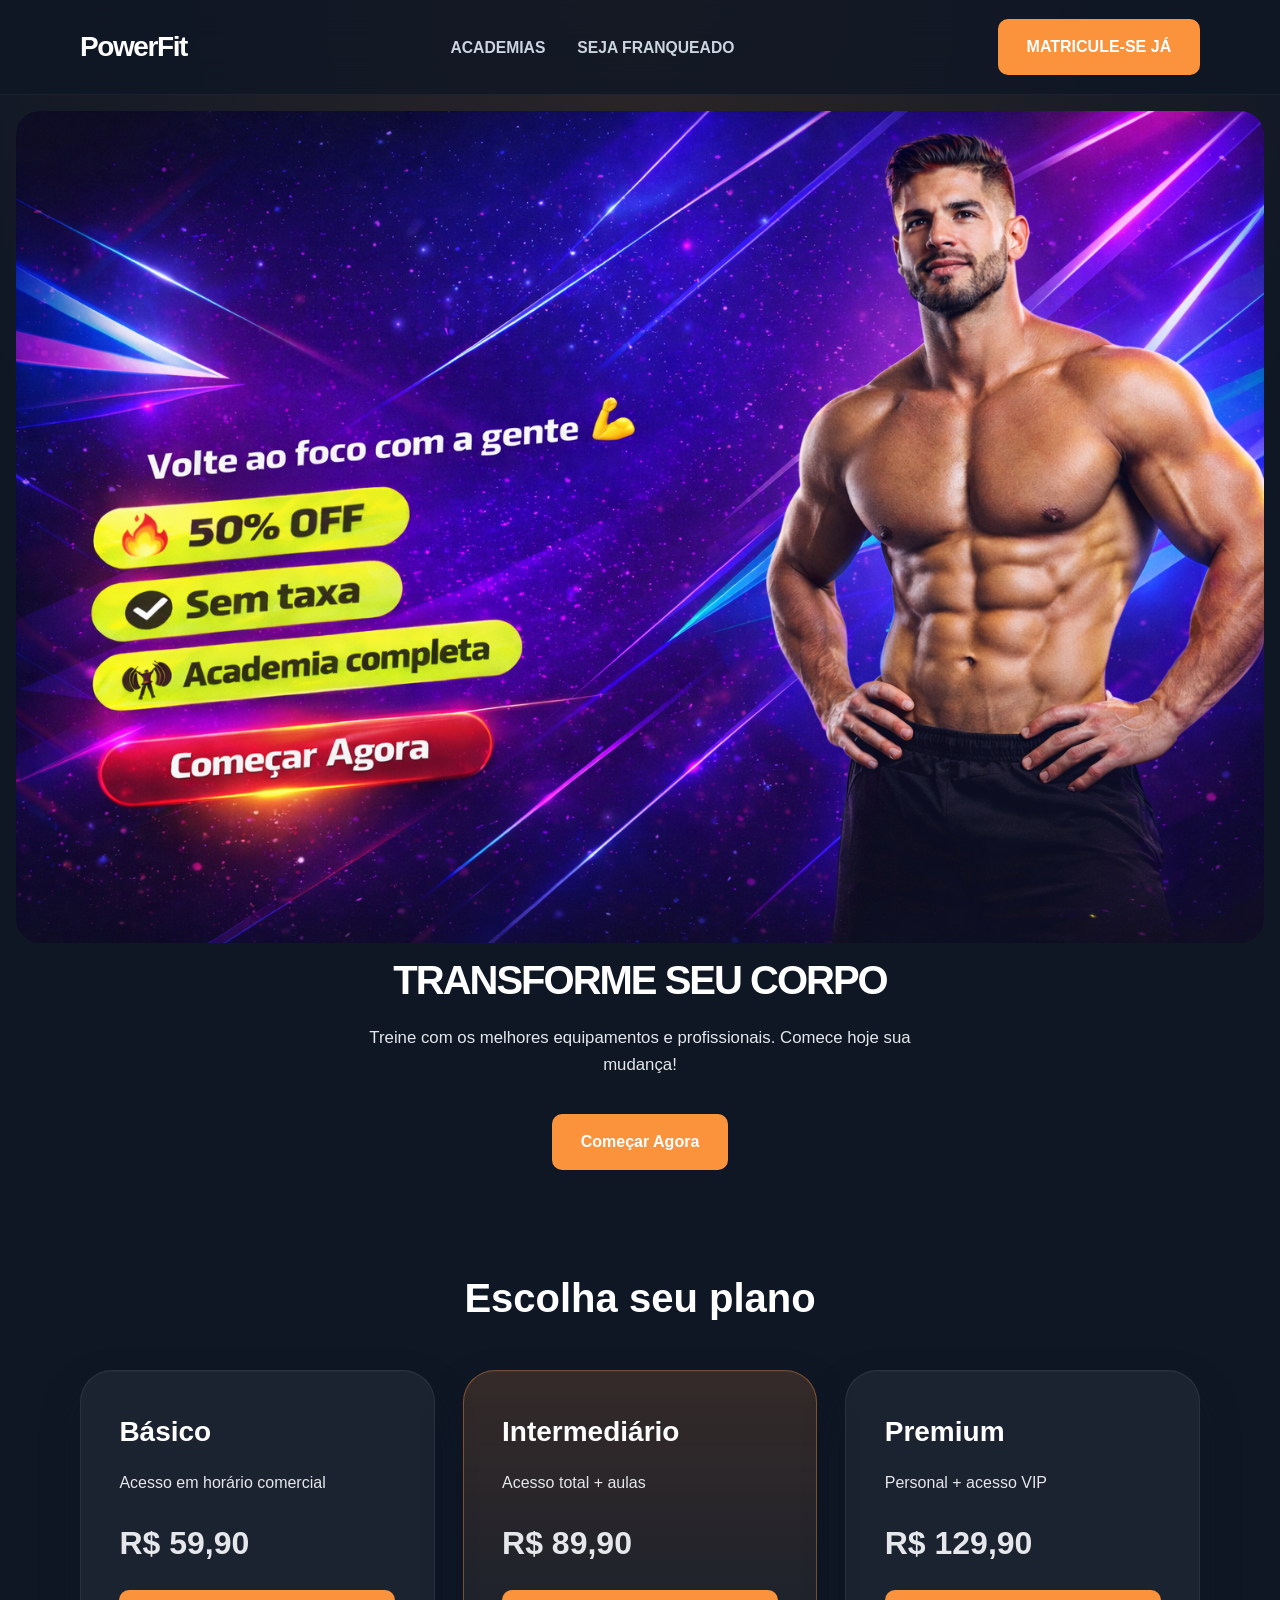
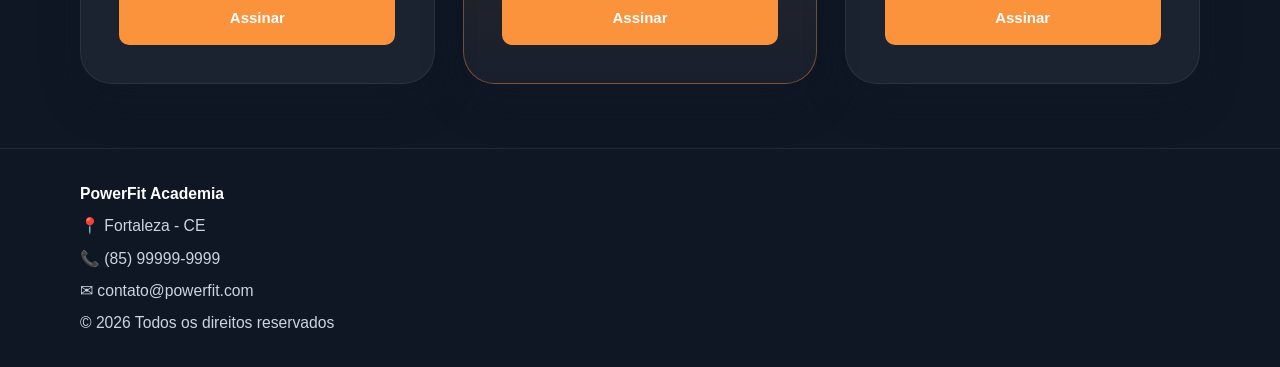
<file: Academia/index.html>
<!DOCTYPE html>
<html lang="pt-br">
<head>
  <meta charset="UTF-8">
  <meta name="viewport" content="width=device-width, initial-scale=1.0">
  <title>Academia PowerFit</title>
  <link rel="stylesheet" href="style.css">
</head>
<body>
  <header>
    <div class="container header-inner">
      <div class="logo">PowerFit</div>
      <nav aria-label="Menu principal">
        <a href="#academias">ACADEMIAS</a>
        <a href="#franqueado">SEJA FRANQUEADO</a>
      </nav>
      <a href="#matricula" class="btn">MATRICULE-SE JÁ</a>
    </div>
  </header>

  <main>
    <section class="banner" aria-labelledby="banner-title">
      <figure>
        <img src="./imagem/Logo.png" alt="Logo da Academia PowerFit" />
      </figure>
      <div class="banner-text">
        <h1 id="banner-title">TRANSFORME SEU CORPO</h1>
        <p>Treine com os melhores equipamentos e profissionais. Comece hoje sua mudança!</p>
        <a href="#planos" class="btn">Começar Agora</a>
      </div>
    </section>

    <section class="planos" id="planos" aria-labelledby="planos-title">
      <div class="container">
        <h2 id="planos-title">Escolha seu plano</h2>
        <div class="cards">
          <article class="card">
            <h3>Básico</h3>
            <p>Acesso em horário comercial</p>
            <p class="preco">R$ 59,90</p>
            <a href="#" class="btn">Assinar</a>
          </article>

          <article class="card featured">
            <h3>Intermediário</h3>
            <p>Acesso total + aulas</p>
            <p class="preco">R$ 89,90</p>
            <a href="#" class="btn">Assinar</a>
          </article>

          <article class="card">
            <h3>Premium</h3>
            <p>Personal + acesso VIP</p>
            <p class="preco">R$ 129,90</p>
            <a href="#" class="btn">Assinar</a>
          </article>
        </div>
      </div>
    </section>
  </main>

  <footer>
    <div class="container footer-inner">
      <p><strong>PowerFit Academia</strong></p>
      <p>📍 Fortaleza - CE</p>
      <p>📞 (85) 99999-9999</p>
      <p>✉ contato@powerfit.com</p>
      <p>© 2026 Todos os direitos reservados</p>
    </div>
  </footer>
</body>
</html>
</file>
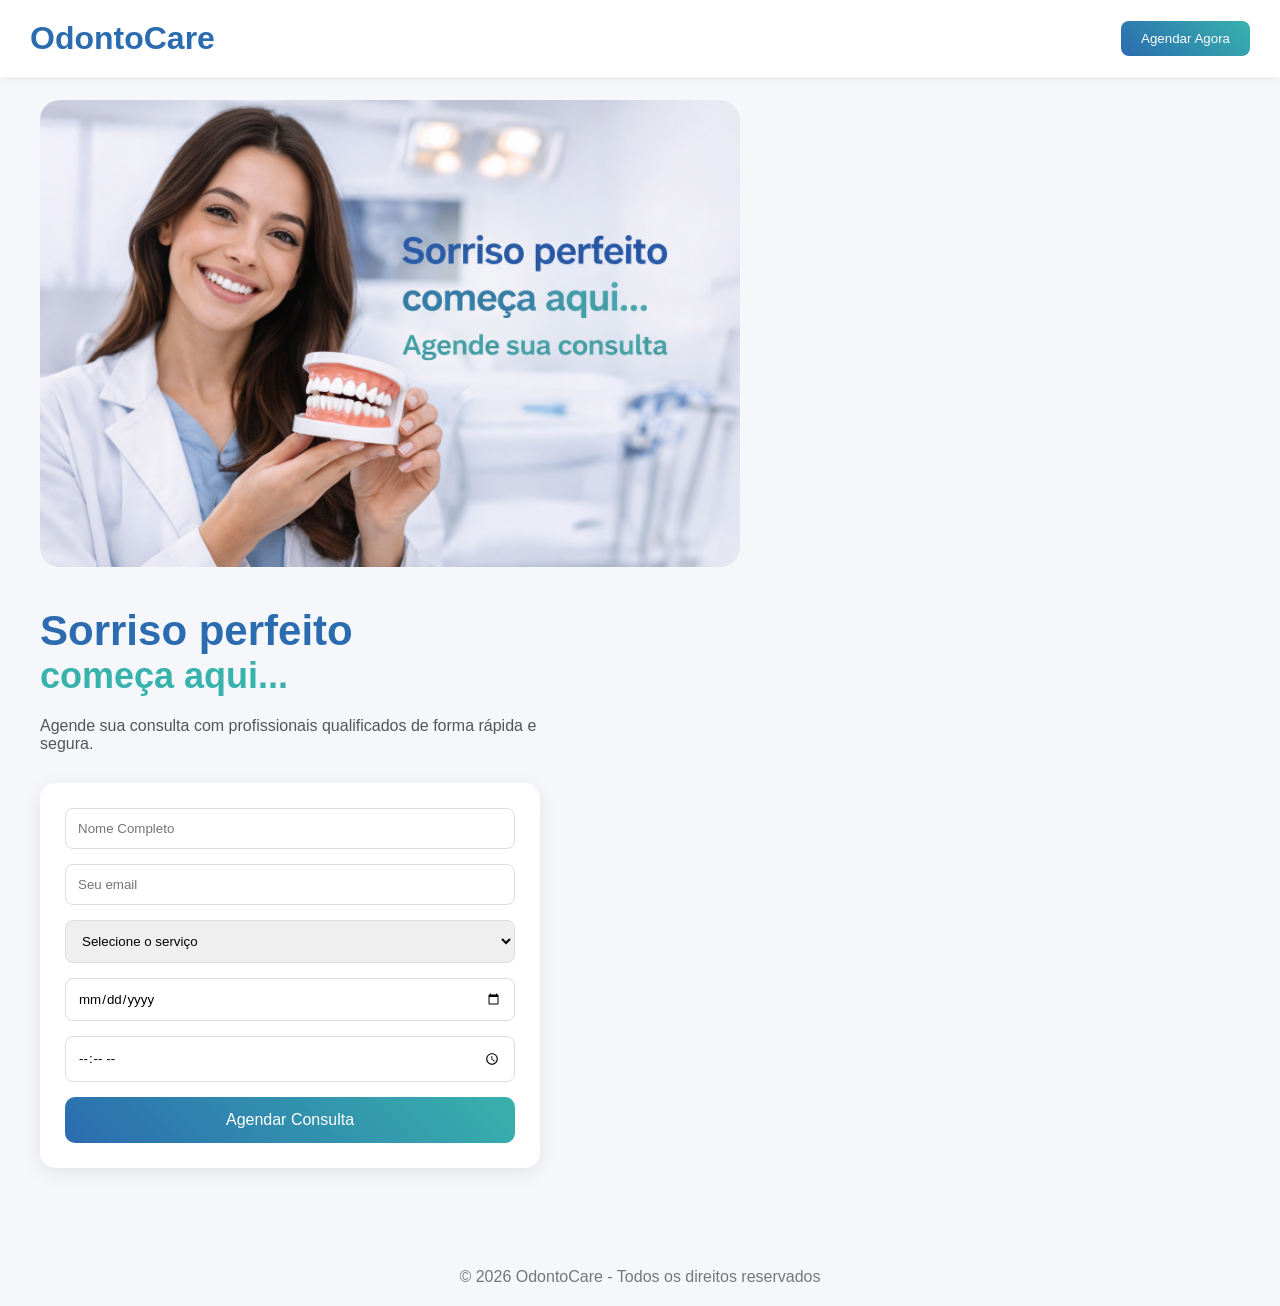
<file: Agendamento-Odontologico/index.html>
<!DOCTYPE html>
<html lang="pt-BR">
<head>
  <meta charset="UTF-8">
  <meta name="viewport" content="width=device-width, initial-scale=1.0">
  <title>Agendamento Odontológico</title>
<link rel="stylesheet" href="style.css">

</head>
<body>

<header>
  <h1>OdontoCare</h1>
  <button>Agendar Agora</button>
</header>

<main>

  <section class="hero">

    <!-- IMAGEM -->
    <img src="./imagem/Sorriso perfeito começa aqui.png" alt="Dentista com prótese">

    <!-- TEXTO + FORM -->
    <div class="content">
      <h2>Sorriso perfeito</h2>
      <h3>começa aqui...</h3>

      <p>Agende sua consulta com profissionais qualificados de forma rápida e segura.</p>

      <div class="form-box">
        <form>
          <input type="text" placeholder="Nome Completo" required>
          <input type="email" placeholder="Seu email" required>

          <select required>
            <option value="">Selecione o serviço</option>
            <option>Limpeza</option>
            <option>Ortodontia</option>
            <option>Implante</option>
          </select>

          <input type="date" required>
          <input type="time" required>

          <button type="submit">Agendar Consulta</button>
        </form>
      </div>

    </div>

  </section>

</main>

<footer>
  © 2026 OdontoCare - Todos os direitos reservados
</footer>

</body>
</html>
</file>
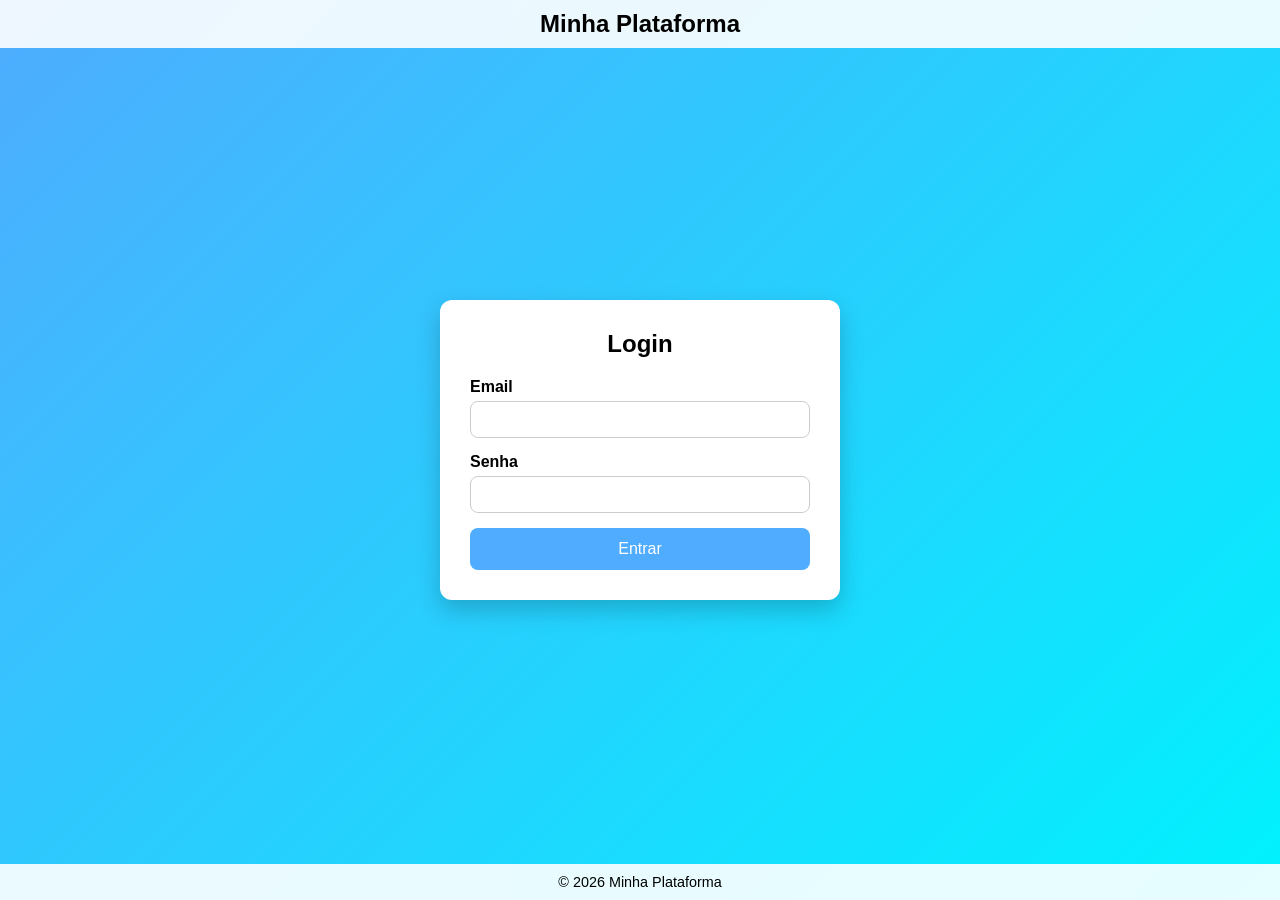
<file: Cadastro-login/index.html>
<!DOCTYPE html>
<html lang="pt-BR">
<head>
  <meta charset="UTF-8">
  <meta name="viewport" content="width=device-width, initial-scale=1.0">
  <title>Login</title>
  <link rel="stylesheet" href="style.css">
</head>

<body>

  <header>
    <h1>Minha Plataforma</h1>
  </header>

  <main>
    <section class="login-container">
      
      <h2>Login</h2>

      <form>
        <div class="input-group">
          <label for="email">Email</label>
          <input type="email" id="email" required>
        </div>

        <div class="input-group">
          <label for="senha">Senha</label>
          <input type="password" id="senha" required>
        </div>

        <button type="submit">Entrar</button>
      </form>

    </section>
  </main>

  <footer>
    <p>© 2026 Minha Plataforma</p>
  </footer>

</body>
</html>
</file>
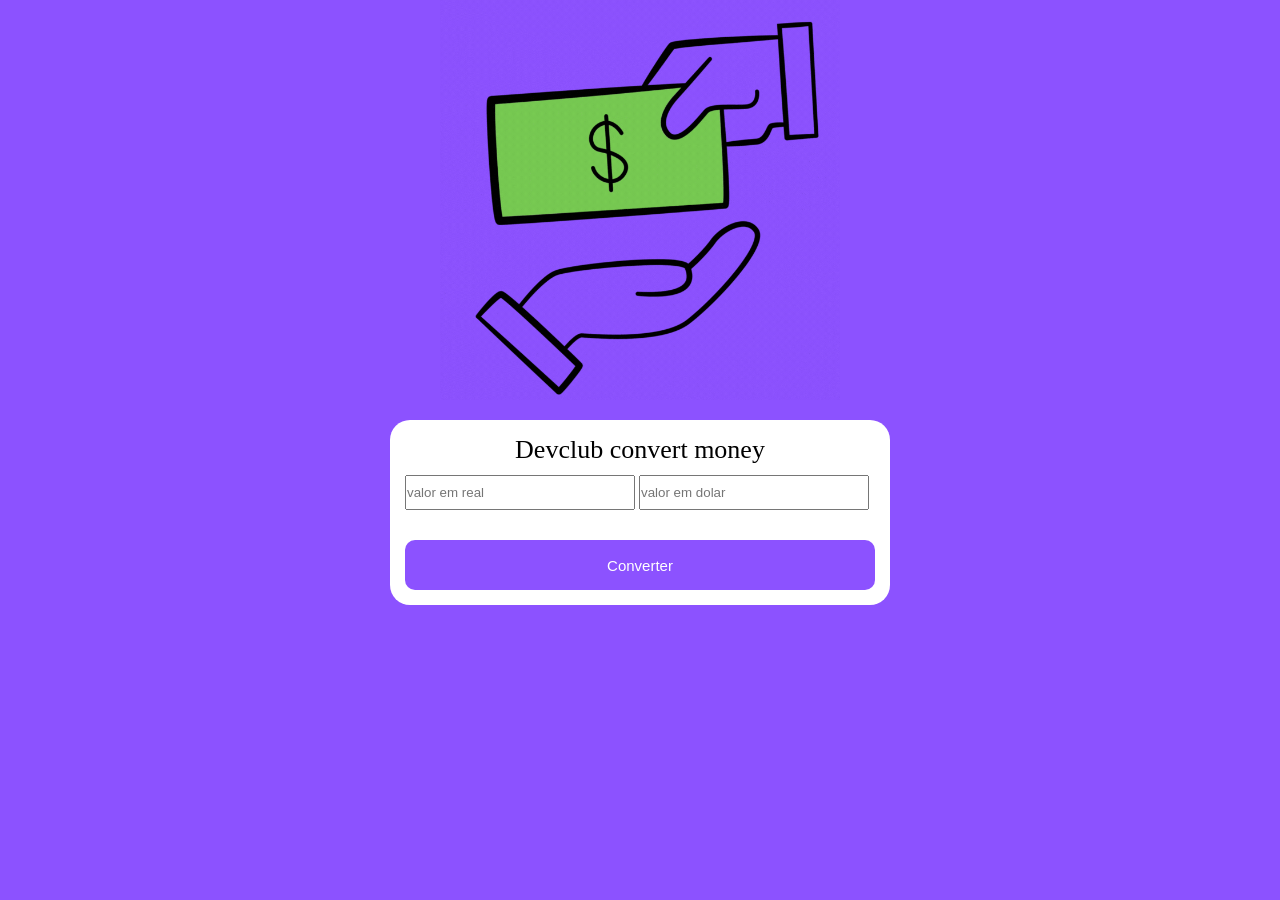
<file: DevClub/index.html>
<!DOCTYPE html>
<html lang="pt-br">
<head>
    <meta charset="UTF-8">
    <meta name="viewport" content="width=device-width, initial-scale=1.0">
    <title>DevClub - Convert Money</title>
    <link rel="stylesheet" href="stlyle.css">
</head>
<body>
    <img src="Imagem/logo.gif">
    <div>
        <h1>Devclub convert money</h1>

        <input placeholder="valor em real">
         <input placeholder="valor em dolar">

         <button>Converter</button>
         

    </div>


</body>
</html>
</file>
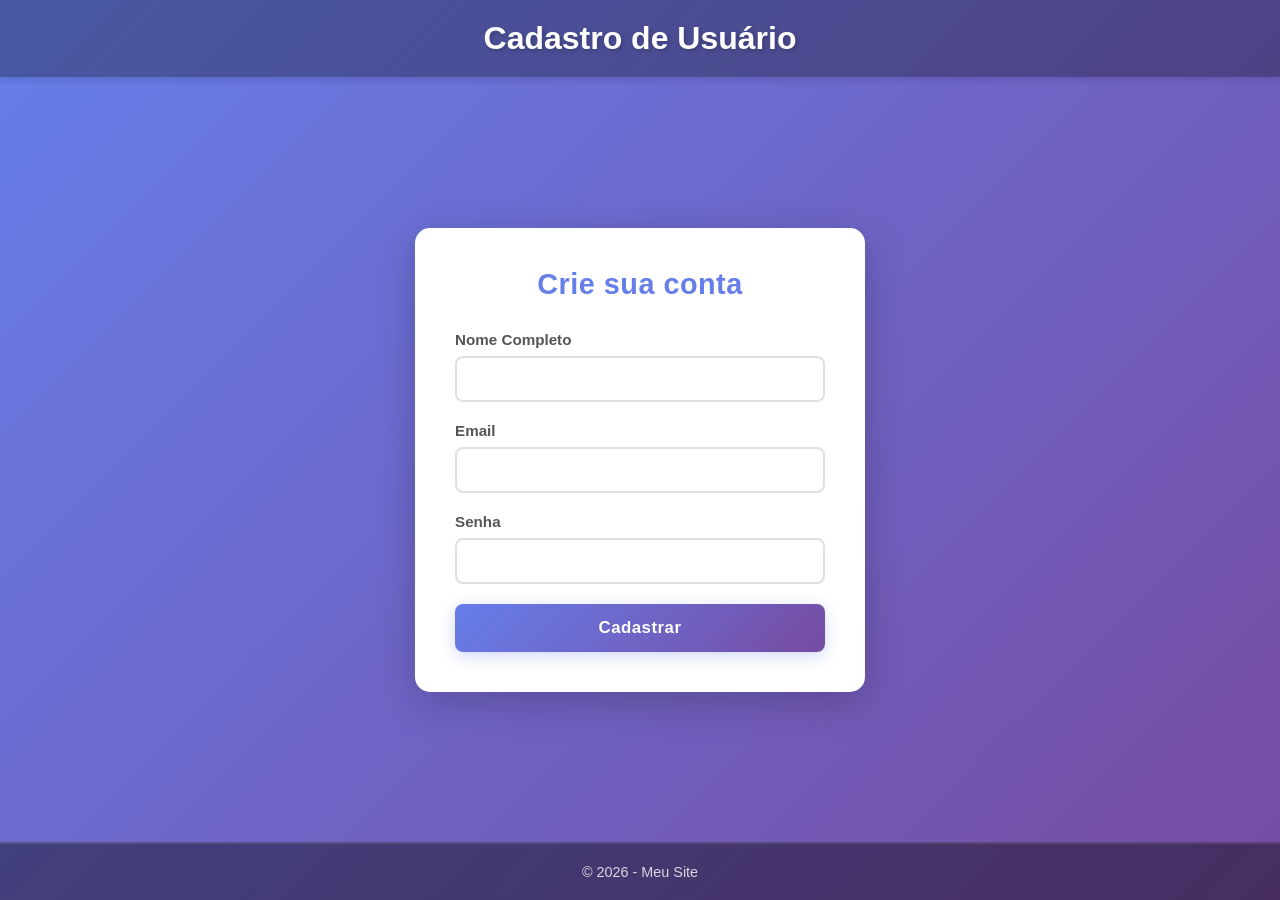
<file: Formulario-cadastro/index.html>
<!DOCTYPE html>
<html lang="pt-BR">
<head>
  <meta charset="UTF-8">
  <meta name="viewport" content="width=device-width, initial-scale=1.0">
  <title>Cadastro</title>
  <link rel="stylesheet" href="style.css">
</head>
<body>

  <header>
    <h1>Cadastro de Usuário</h1>
  </header>

  <main>
    <section class="form-container">
      <h2>Crie sua conta</h2>

      <form>

        <div class="input-group">
          <label for="nome">Nome Completo</label>
          <input type="text" id="nome" name="nome" required>
        </div>

        <div class="input-group">
          <label for="email">Email</label>
          <input type="email" id="email" name="email" required>
        </div>

        <div class="input-group">
          <label for="senha">Senha</label>
          <input type="password" id="senha" name="senha" required>
        </div>


        <button type="submit">Cadastrar</button>

      </form>
    </section>
  </main>

  <footer>
    <p>&copy; 2026 - Meu Site</p>
  </footer>

</body>
</html>
</file>
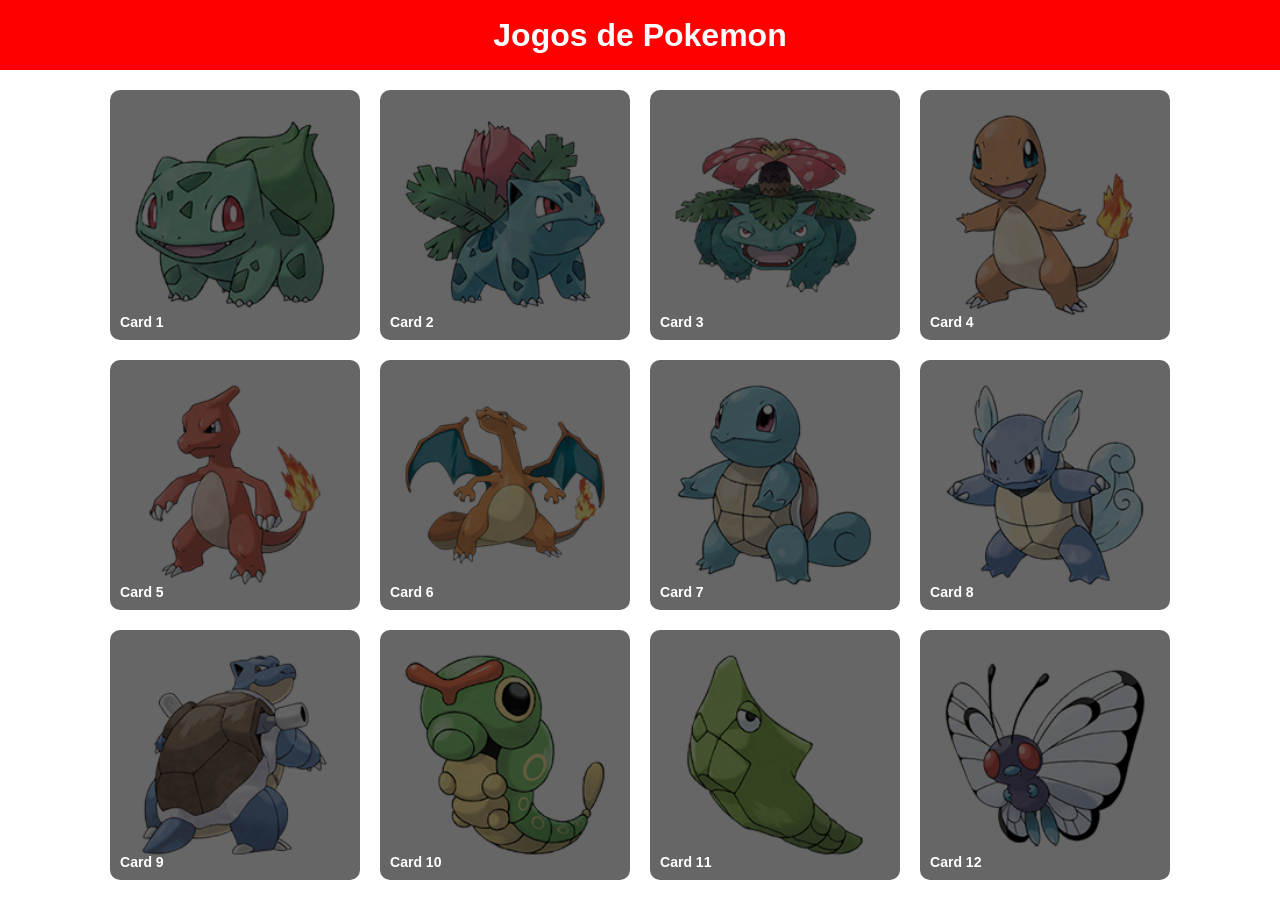
<file: jogo-pokemon/index.html>
<!DOCTYPE html>
<html lang="pt-br">
<head>
    <meta charset="UTF-8">
    <meta name="viewport" content="width=device-width, initial-scale=1.0">
    <title>Pokemon</title>
    <link rel="stylesheet" href="style.css">


</head>
<body>
    <header>
        <h1> Jogos de Pokemon</h1>
    </header>
  
    <main>
       <section>
               <div class="card">
            <img src="./imagem/01-Bulbasaur.png" alt="bulbasaur">
            <div class="overlay"></div>
             <div class="conteudo"><h3>Card 1</h3></div>
        </div>

         <div class="card">
            <img src="./imagem/02-ivysaur.png" alt="ivysaur">
             <div class="overlay"></div>
             <div class="conteudo"><h3>Card 2</h3></div>
        </div>

         <div class="card">
            <img src="./imagem/03-venusaur.png" alt="venusaur">
             <div class="overlay"></div>
             <div class="conteudo"><h3>Card 3</h3></div>
        </div>

        
         <div class="card">
            <img src="./imagem/04-charmander.png" alt="charmander">
            <div class="overlay"></div>
             <div class="conteudo"><h3>Card 4</h3></div>
        </div>

        <div class="card">
            <img src="./imagem/05-charmeleon.png" alt="charmeleon">
             <div class="overlay"></div>
             <div class="conteudo"><h3>Card 5</h3></div>
        </div>

    
         <div class="card">
            <img src="./imagem/06-charizard.png" alt="charizard">
             <div class="overlay"></div>
             <div class="conteudo"><h3>Card 6</h3></div>
        </div>

       
         <div class="card">
            <img src="./imagem/07-squirtle.png" alt="squirtle">
             <div class="overlay"></div>
             <div class="conteudo"><h3>Card 7</h3></div>
        </div>

         
          <div class="card">
            <img src="./imagem/08-wartortle.png" alt="wartortle">
             <div class="overlay"></div>
             <div class="conteudo"><h3>Card 8</h3></div>
        </div>

         
         <div class="card">
            <img src="./imagem/09-blastoise.png" alt="blastoise">
             <div class="overlay"></div>
             <div class="conteudo"><h3>Card 9</h3></div>
        </div>

        
         <div class="card">
            <img src="./imagem/10-caterpie.png" alt="caterpie">
            <div class="overlay"></div>
             <div class="conteudo"><h3>Card 10</h3></div>
        </div>

         
         <div class="card">
            <img src="./imagem/11-metapod.png" alt="metapod">
 <div class="overlay"></div>
             <div class="conteudo"><h3>Card 11</h3></div>
        </div>

         <div class="card">
            <img src="./imagem/12-butterfree.png" alt="butterfree">
             <div class="overlay"></div>
             <div class="conteudo"><h3>Card 12</h3></div>
        </div>

       </section>
       </main>

</body>
</html>
</file>
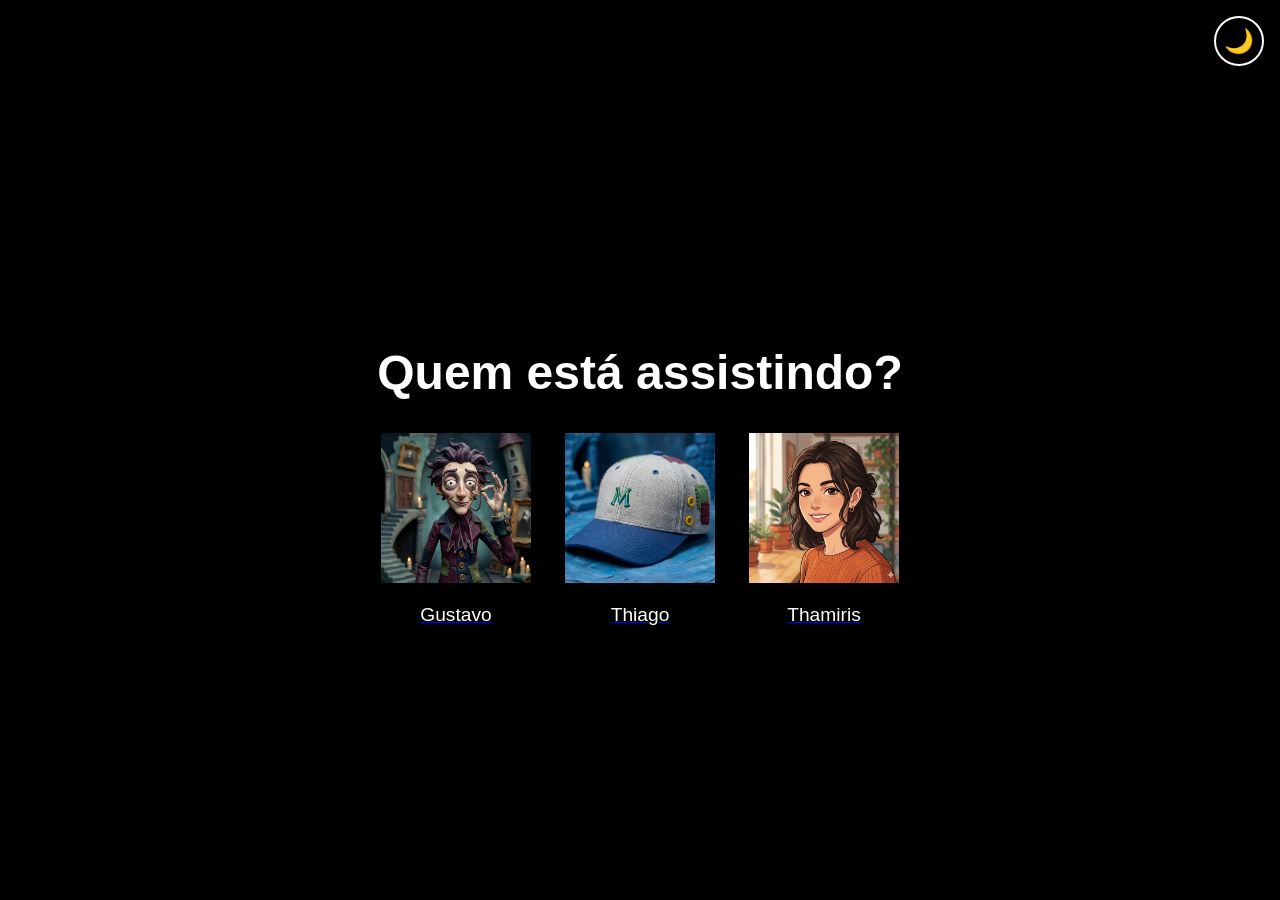
<file: netflix-perfil/index.html>
<!doctype html>
<html lang="pt-br">
  <head>
    <meta charset="UTF-8" />
    <meta name="viewport" content="width=device-width, initial-scale=1.0" />
    <title>Netflix</title>
    <link rel="stylesheet" href="style.css" />
  </head>
  <body>
    <header>
      <button id="theme-toggle" class="theme-toggle" aria-label="Alternar tema">
        <span class="theme-icon">🌙</span>
      </button>
    </header>
    <main>
      <section>
        <h1>Quem está assistindo?</h1>
        <ul class="profiles">
          <li class="profile">
            <a href="catalogo/catalogo.html" class="perfil">
              <figure>
                <img
                  src="imagens/perfil-1.jpg"
                  alt="magro e caricato com cabelos roxos"
                />
                <figcaption>Gustavo</figcaption>
              </figure>
            </a>
          </li>
          <li class="profile">
            <a href="catalogo/catalogo.html" class="perfil">
              <figure>
                <img src="imagens/perfil-2.jpg" alt="imagem de um bone azul" />
                <figcaption>Thiago</figcaption>
              </figure>
            </a>
          </li>
          <li class="profile">
            <a href="catalogo/catalogo.html" class="perfil">
              <figure>
                <img src="imagens/perfil-3.jpg" alt="menina" />
                <figcaption>Thamiris</figcaption>
              </figure>
            </a>
          </li>
        </ul>
      </section>
    </main>
    <script src="script.js"></script>
  </body>
</html>
</file>
<file: Academia/style.css>
/* Reset e variáveis */
* {
  margin: 0;
  padding: 0;
  box-sizing: border-box;
}

html {
  scroll-behavior: smooth;
}

body {
  font-family: "Segoe UI", Tahoma, Geneva, Verdana, sans-serif;
  background:
    radial-gradient(circle at top, rgba(251, 146, 60, 0.12), transparent 36%),
    #0f1725;
  color: #e5e7eb;
  min-height: 100vh;
  line-height: 1.6;
}

img {
  max-width: 100%;
  display: block;
}

a {
  color: inherit;
}

button,
a.btn {
  display: inline-flex;
  align-items: center;
  justify-content: center;
  gap: 0.4rem;
  padding: 0.95rem 1.8rem;
  border-radius: 10px;
  border: none;
  background: #fb923c;
  color: white;
  font-weight: 700;
  text-decoration: none;
  transition:
    transform 0.28s ease,
    background-color 0.28s ease,
    box-shadow 0.28s ease;
}

button:hover,
a.btn:hover {
  background: #f97316;
  transform: translateY(-2px);
  box-shadow: 0 18px 30px rgba(251, 146, 60, 0.18);
}

.container {
  width: min(1120px, calc(100% - 2rem));
  margin: 0 auto;
}

.header-inner,
.footer-inner {
  display: flex;
  align-items: center;
  justify-content: space-between;
  gap: 1rem;
}

header {
  position: sticky;
  top: 0;
  z-index: 20;
  padding: 1.2rem 0;
  backdrop-filter: blur(18px);
  background: rgba(15, 23, 37, 0.78);
  border-bottom: 1px solid rgba(148, 163, 184, 0.08);
}

.logo {
  font-size: 1.75rem;
  font-weight: 800;
  letter-spacing: -0.05em;
  color: white;
}

nav {
  display: flex;
  gap: 2rem;
}

nav a {
  color: #cbd5e1;
  text-decoration: none;
  font-size: 0.98rem;
  font-weight: 600;
  transition: color 0.28s ease;
}

nav a:hover {
  color: white;
}

.banner {
  min-height: calc(100vh - 110px);
  display: flex;
  flex-direction: column;
  align-items: center;
  justify-content: center;
  text-align: center;
  margin: 1rem;
}

.banner-text {
  max-width: 600px;
}

.banner-text h1 {
  font-size: 2.5rem;
  line-height: 1.05;
  letter-spacing: -0.05em;
  margin: 1rem 0 1.5rem;
  color: white;
}

.banner-text p {
  max-width: 43rem;
  color: var(--text-muted);
  font-size: 1.05rem;
  margin-bottom: 2.2rem;
}

.banner figure {
  display: grid;
  place-items: center;
  margin-top: auto;
  background: transparent;

  box-shadow: none;
}

.banner figure img {
  width: 100%;
  height: auto;
  border-radius: 1.5rem;
  object-fit: cover;
}

.planos {
  padding: 5rem 0 4rem;
}

.planos h2 {
  font-size: 2.5rem;
  margin-bottom: 2.5rem;
  text-align: center;
  color: white;
}

.cards {
  display: grid;
  grid-template-columns: repeat(3, minmax(0, 1fr));
  gap: 1.75rem;
}

.card {
  background: rgba(255, 255, 255, 0.05);
  border: 1px solid rgba(148, 163, 184, 0.12);
  border-radius: 2rem;
  padding: 2.4rem;
  box-shadow:
    inset 0 1px 0 rgba(255, 255, 255, 0.03),
    0 20px 40px rgba(15, 23, 37, 0.25);
  transition:
    transform 0.28s ease,
    border-color 0.28s ease,
    background-color 0.28s ease;
}

.card:hover {
  transform: translateY(-10px);
  border-color: rgba(251, 146, 60, 0.6);
  background: rgba(255, 255, 255, 0.08);
}

.card.featured {
  background: linear-gradient(
    180deg,
    rgba(251, 146, 60, 0.16),
    rgba(255, 255, 255, 0.04)
  );
  border-color: rgba(251, 146, 60, 0.4);
}

.card h3 {
  font-size: 1.75rem;
  margin-bottom: 1rem;
  color: white;
}

.card p {
  color: var(--text-muted);
  margin-bottom: 1.35rem;
}
.card .btn {
  width: 100%;
  font-size: 15px;
}

.preco {
  font-size: 2rem;
  font-weight: 800;
  color: #fb923c;
  margin-bottom: 1.8rem;
}

footer {
  border-top: 1px solid rgba(148, 163, 184, 0.12);
  padding: 2rem 0;
}

.footer-inner {
  flex-direction: column;
  align-items: flex-start;
  gap: 0.45rem;
}

footer p {
  color: #cbd5e1;
  font-size: 0.98rem;
}

footer p strong {
  color: white;
}
</file>
<file: Agendamento-Odontologico/style.css>
/* ========== RESET CSS - Remove espaçamentos padrão ========== */
* {
  margin: 0;
  padding: 0;
  box-sizing: border-box;
  font-family: Arial, sans-serif;
}

/* ========== BODY - Cor de fundo geral ========== */
body {
  background: #f5f7fa;
}

/* ========== HEADER - Barra superior fixa ========== */
header {
  width: 100%;
  padding: 20px 30px;
  position: fixed;
  top: 0;
  left: 0;
  background: white;
  display: flex;
  justify-content: space-between;
  align-items: center;
  box-shadow: 0 2px 10px rgba(0, 0, 0, 0.05);
  z-index: 1000;
}

/* Título do header com cor azul ========== */
header h1 {
  color: #2b6cb0;
}

/* Botão do header com gradiente ========== */
header button {
  padding: 10px 20px;
  border: none;
  background: linear-gradient(45deg, #2b6cb0, #38b2ac);
  color: white;
  border-radius: 8px;
  cursor: pointer;
}

/* ========== MAIN - Conteúdo principal ========== */
main {
  margin-top: 60px;
  padding: 40px;
}

/* ========== HERO - Seção principal com imagem e conteúdo ========== */
.hero {
  display: flex;
  align-items: center;
  justify-content: space-between;
  gap: 40px;
  flex-wrap: wrap;
}

/* Imagem da seção hero ========== */
.hero img {
  width: 100%;
  max-width: 700px;
  border-radius: 20px;
}

/* ========== CONTENT - Seção de texto ========== */
.content {
  max-width: 500px;
}

.content h2 {
  font-size: 42px;
  color: #2b6cb0;
}

.content h3 {
  font-size: 36px;
  color: #38b2ac;
  margin-bottom: 20px;
}

.content p {
  color: #555;
  margin-bottom: 30px;
}

/* ========== FORM-BOX - Caixa do formulário de agendamento ========== */
.form-box {
  background: white;
  padding: 25px;
  border-radius: 15px;
  box-shadow: 0 5px 20px rgba(0, 0, 0, 0.08);
}

/* Campos de entrada do formulário ========== */
.form-box input,
.form-box select {
  width: 100%;
  padding: 12px;
  margin-bottom: 15px;
  border-radius: 8px;
  border: 1px solid #ddd;
}

.form-box button {
  width: 100%;
  padding: 14px;
  border: none;
  background: linear-gradient(45deg, #2b6cb0, #38b2ac);
  color: white;
  font-size: 16px;
  border-radius: 10px;
  cursor: pointer;
  transition: 0.3s;
}

.form-box button:hover {
  opacity: 0.9;
}

footer {
  text-align: center;
  padding: 20px;
  margin-top: 40px;
  color: #777;
}

/* Responsivo */
@media (max-width: 768px) {
  .hero {
    flex-direction: column;
    text-align: center;
  }

  .content h2 {
    font-size: 32px;
  }

  .content h3 {
    font-size: 28px;
  }
}
</file>
<file: Cadastro-login/style.css>
/* RESET (padroniza tudo) */
* {
  box-sizing: border-box;
  font-family: Arial, sans-serif;
  margin: 0;
  padding: 0;
}

/* CORPO DA PÁGINA */
body {
  align-items: center;
  background: linear-gradient(135deg, #4facfe, #00f2fe);
  display: flex;
  height: 100vh;
  justify-content: center;
  flex-direction: column;
}

/* HEADER FIXO NO TOPO */
header {
 background: rgba(255, 255, 255, 0.9);
  padding: 10px;
  position: fixed;  /* fixa na tela */
  top: 0;   /* gruda no topo */
  left: 0;
  right: 0;
  text-align: center;
  z-index: 1000;      /* fica na frente de tudo */
  width: 100%; /* ocupa toda largura */
}

header h1 {
  color: black;
  font-size: 1.5em;
  margin: 0;
}

/* MAIN */
main {
  flex: 1;   /* empurra o footer pra baixo */
  display: flex;
  align-items: center;
  justify-content: center;
  width: 100%;
}

/* CONTAINER DO LOGIN */
.login-container {
  background: white;
  border-radius: 12px;
  box-shadow: 0 10px 25px rgba(0, 0, 0, 0.2);
  max-width: 400px;
  padding: 30px;
  width: 100%;
}

/* TÍTULO */
.login-container h2 {
  margin-bottom: 20px;
  text-align: center;
}

/* GRUPO DE INPUT */
.input-group {
  margin-bottom: 15px;
}

/* LABEL */
.input-group label {
  display: block;
  font-weight: bold;
  margin-bottom: 5px;
}

/* INPUT */
.input-group input {
  border: 1px solid #ccc;
  border-radius: 8px;
  outline: none;
  padding: 10px;
  transition: 0.3s;
  width: 100%;
}

/* EFEITO AO CLICAR */
.input-group input:focus {
  border-color: #4facfe;
}

/* BOTÃO */
button {
  background: #4facfe;
  border: none;
  border-radius: 8px;
  color: white;
  cursor: pointer;
  font-size: 16px;
  padding: 12px;
  transition: 0.3s;
  width: 100%;
}

/* HOVER */
button:hover {
  background: #00c6ff;
}

/* FOOTER NO FINAL */
footer {
  background: rgba(255, 255, 255, 0.9);
  bottom: 0;
  left: 0;
  padding: 10px;
  position: fixed;
  right: 0;
  text-align: center;
  width: 100%;
  z-index: 10;
}

footer p {
  color: black;
  font-size: 0.9em;
  margin: 0;
}

/* RESPONSIVIDADE */

/* Tablets e dispositivos menores */
@media (max-width: 768px) {
  .login-container {
    max-width: 350px;
    padding: 25px;
  }

  .login-container h2 {
    font-size: 1.5em;
    margin-bottom: 15px;
  }

  .input-group input {
    padding: 12px;
  }

  button {
    font-size: 14px;
    padding: 14px;
  }
}

/* Celulares */
@media (max-width: 480px) {
  .login-container {
    max-width: 90%;
    padding: 20px;
  }

  .login-container h2 {
    font-size: 1.3em;
    margin-bottom: 15px;
  }

  .input-group {
    margin-bottom: 12px;
  }

  .input-group input {
    padding: 12px;
  }

  button {
    font-size: 14px;
    padding: 14px;
  }
}
</file>
<file: DevClub/stlyle.css>
*{
    margin: 0;
    padding: 0;
    box-sizing: border-box;
    
}
body{
    background-color: #8c52ff;

}
img{
    width: 400px;
    display: block;
    margin-left: auto;
    margin-right: auto;
    
}
div{
    background-color: #fff;
    width: 500px;
    padding: 15px;
     margin-left: auto;
    margin-right: auto;
    margin-top: 20px;
    border-radius: 20px;
    
}
h1{
    text-align: center;
    font-size: 26px;
    font-weight: 300;
    margin-bottom: 10px;


}
input{
    width: 230px;
    height: 35px;
    
}
button{
    margin-top: 30px;
    height: 50px;
    border-radius: 10px;
    width: 100%;
    border: none;
    background-color: #8c52ff;
    cursor: pointer;
    color: #fff;
    font-size: 15px;



    

}
</file>
<file: Formulario-cadastro/style.css>
/* Reset global */
* {
  margin: 0;
  padding: 0;
  box-sizing: border-box;
}

body {
  font-family: "Segoe UI", Tahoma, Geneva, Verdana, sans-serif;
  color: #333;
  background: linear-gradient(135deg, #667eea 0%, #764ba2 100%);
  min-height: 100vh;
  display: flex;
  flex-direction: column;
  justify-content: space-between;
}

/* Header - Cabeçalho */
header {
  background-color: rgba(0, 0, 0, 0.3);
  padding: 20px 10px;
  text-align: center;
  box-shadow: 0 4px 6px rgba(0, 0, 0, 0.1);
}

header h1 {
  font-size: 2rem;
  text-align: center;
  color: #ffffff;
  font-weight: 600;
 text-shadow: 2px 2px 4px rgba(0, 0, 0, 0.2);
  margin-bottom: 0;
}

/* Main - Área principal */
main {
  flex: 1;
  display: flex;
  justify-content: center;
  align-items: center;
  padding: 30px 20px;
}

/* Form Container */
.form-container {
  width: 100%;
  max-width: 450px;
  background-color: #ffffff;
  padding: 40px;
  border-radius: 15px;
  box-shadow: 0 10px 40px rgba(0, 0, 0, 0.2);
  animation: slideIn 0.6s ease-out;
}

/* Animação de entrada */
@keyframes slideIn {
  from {
    transform: translateY(-30px);
    opacity: 0;
  }
  to {
    transform: translateY(0);
    opacity: 1;
  }
}

.form-container h2 {
  font-size: 1.8rem;
  color: #667eea;
  margin-bottom: 30px;
  text-align: center;
  font-weight: 600;
  letter-spacing: 0.5px;
}

/* Form */
form {
  display: flex;
  flex-direction: column;
  gap: 20px;
}

/* Input Group */
.input-group {
  display: flex;
  flex-direction: column;
  gap: 8px;
}

/* Label */
label {
  font-size: 0.95rem;
  color: #555;
  font-weight: 600;
  transition: color 0.3s ease;
}

input:focus + label,
.input-group label {
  transition: color 0.3s ease;
}

/* Inputs */
input[type="text"],
input[type="email"],
input[type="password"] {
  padding: 12px 15px;
  font-size: 1rem;
  border-radius: 8px;
  border: 2px solid #e0e0e0;
  color: #333;
  transition: all 0.3s ease;
  font-family: inherit;
}

input[type="text"]:hover,
input[type="email"]:hover,
input[type="password"]:hover {
  border-color: #667eea;
  box-shadow: 0 4px 12px rgba(102, 126, 234, 0.1);
}

input[type="text"]:focus,
input[type="email"]:focus,
input[type="password"]:focus {
  outline: none;
  border-color: #667eea;
  box-shadow: 0 0 0 3px rgba(102, 126, 234, 0.2);
  transform: scale(1.01);
}

/* Botão */
button {
  padding: 14px 20px;
  font-size: 1.05rem;
  color: #ffffff;
  background: linear-gradient(135deg, #667eea 0%, #764ba2 100%);
  border: none;
  border-radius: 8px;
  font-weight: 600;
  cursor: pointer;
  transition: all 0.3s ease;
  letter-spacing: 0.5px;
  box-shadow: 0 4px 15px rgba(102, 126, 234, 0.3);
}

button:hover {
  
  box-shadow: 0 6px 25px rgba(102, 126, 234, 0.4);
}

button:active {

  box-shadow: 0 2px 10px rgba(102, 126, 234, 0.2);
}

footer {
  background-color: rgba(0, 0, 0, 0.4);
  text-align: center;
  padding: 20px;
  border-top: 2px solid rgba(255, 255, 255, 0.1);
}

footer p {
  color: rgba(255, 255, 255, 0.8);
  font-size: 0.9rem;
  margin: 0;
  transition: color 0.3s ease;
}

footer p:hover {
  color: #ffffff;
}
</file>
<file: jogo-pokemon/style.css>
*{
    margin: 0;
    padding: 0;
    box-sizing:border-box;

}

    body {
      font-family: Arial, sans-serif;
      background:#fff;
      color: #fff;
    }

    /* HEADER FIXO */
    header {
      position: fixed;
      top: 0;
      left: 0;
      width: 100%;
      height: 70px;
      background:red;
      display: flex;
      justify-content: center;
      align-items: center;
      z-index: 1000;
    
    }

    main {
      margin-top: 90px; /* evita sobreposição do header */
      display: flex;
      justify-content: center;
    }

    /* SECTION (abraçando os cards) */
    section {
      width: 90%;
      display: flex;
      flex-wrap: wrap;
      justify-content: center;
      gap: 20px;
    }

    .card {
      width: 250px;
      height: 250px;
      position: relative;
      border-radius: 10px;
      overflow: hidden;
      display: flex;
      align-items: flex-end;
      cursor: pointer;

    }

    .card img {
      width: 100%;
      height: 100%;
      object-fit: cover;
      position: absolute;
      top: 0;
      left: 0;
      z-index: 1;

    }

    /* SOBREPOSIÇÃO */
    .overlay {
      position: absolute;
      width: 100%;
      height: 100%;
      background: rgba(0,0,0,0.6);
      z-index: 2;
    }

    .conteudo {
      position: relative;
      z-index: 3;
      padding: 10px;
      font-size: 12px;
      

    }
</file>
<file: netflix-perfil/style.css>
/* Estilos inspirados no Netflix */

/* Variáveis CSS para os temas */
:root {
  /* Dark Mode (padrão) */
  --bg-color: #000;
  --text-color: #fff;
  --border-color: #fff;
  --hover-border: #fff;
  --header-bg: rgba(0, 0, 0, 0.8);
}

/* Light Mode */
[data-theme="light"] {
  --bg-color: #f5f5f5;
  --text-color: #333;
  --border-color: #ddd;
  --hover-border: #e50914;
  --header-bg: rgba(255, 255, 255, 0.9);
}

body {
  background-color: var(--bg-color);
  color: var(--text-color);
  /* fonte principal Netflix-like */
  font-family: "Helvetica Neue", Helvetica, Arial, sans-serif;
  margin: 0;
  padding: 0;
  /* centraliza horizontalmente e verticalmente */
  display: flex;
  flex-direction: column;
  justify-content: center;
  align-items: center;
  /* ocupa altura total da viewport */
  height: 100vh;
  /* transição suave para mudança de tema */
  transition:
    background-color 0.3s ease,
    color 0.3s ease;
}

/* Header com botão de tema */
header {
  position: fixed;
  top: 0;
  right: 0;
  padding: 1rem;
  z-index: 1000;
}

.theme-toggle {
  background: var(--header-bg);
  border: 2px solid var(--border-color);
  border-radius: 50%;
  width: 50px;
  height: 50px;
  cursor: pointer;
  display: flex;
  align-items: center;
  justify-content: center;
  font-size: 1.5rem;
  transition: all 0.3s ease;
  backdrop-filter: blur(10px);
}

.theme-toggle:hover {
  transform: scale(1.1);
  border-color: var(--hover-border);
}

.theme-icon {
  transition: transform 0.3s ease;
}

main {
  /* centraliza texto dentro do main */
  text-align: center;
  /* largura máxima para melhor leitura */
  max-width: 1200px;
  /* ocupa 100% do container pai */
  width: 100%;
  /* adiciona margem superior para o header */
  margin-top: 2rem;
}

section {
  /* layout em coluna para elementos internos */
  display: flex;
  flex-direction: column;
  /* centraliza itens horizontalmente */
  align-items: center;
}

h1 {
  /* título grande e destacado */
  font-size: 3rem;
  /* espaçamento abaixo do título */
  margin-bottom: 2rem;
  color: var(--text-color);
  /* transição suave para mudança de cor */
  transition: color 0.3s ease;
}

ul.profiles {
  /* remove marcadores de lista */
  list-style: none;
  /* remove padding e margin nativos */
  padding: 0;
  margin: 0;
  /* exibe perfis em linha */
  display: flex;
  /* espaçamento entre os perfis */
  gap: 2rem;
  /* permite quebra de linha quando necessário */
  flex-wrap: wrap;
  /* centraliza perfis no pai */
  justify-content: center;
}

li.profile {
  /* cursor ajustado para clique */
  cursor: pointer;
  /* animação suave na transformação */
  transition: transform 0.3s ease;
}

li.profile:hover {
  /* aumenta o tamanho em hover */
  transform: scale(1.1);
}

figure {
  /* remove espaçamento padrão da figura */
  margin: 0;
  /* centraliza conteúdo da figura */
  text-align: center;
}

img {
  /* tamanho fixo da imagem */
  width: 150px;
  height: 150px;
  /* shape quadrada (não circular) */
  border-radius: 0;
  /* corta a imagem se for maior */
  object-fit: cover;
  /* borda invisível padrão */
  border: 1px solid transparent;
  /* transição suave para mudança de borda */
  transition: border-color 0.3s ease;
}

li.profile:hover img {
  /* cor de borda em hover */
  border-color: var(--hover-border);
}

figcaption {
  /* espaço entre imagem e legenda */
  margin-top: 1rem;
  /* tamanho de texto do nome do perfil */
  font-size: 1.2rem;
  /* cor baseada no tema */
  color: var(--text-color);
  /* transição suave para mudança de cor */
  transition: color 0.3s ease;
}

/* ====================================
   RESPONSIVIDADE - DISPOSITIVOS MÓVEIS
   ==================================== */

/* Smartphone pequeno (até 480px) */
@media (max-width: 480px) {
  body {
    height: auto;
    min-height: 100vh;
    padding: 1rem 0;
  }

  main {
    max-width: 100%;
    padding: 0 1rem;
  }

  h1 {
    font-size: 1.5rem;
    margin-bottom: 1.5rem;
  }

  ul.profiles {
    gap: 1rem;
    flex-wrap: wrap;
  }

  img {
    width: 100px;
    height: 100px;
  }

  figcaption {
    margin-top: 0.7rem;
    font-size: 0.9rem;
  }

  li.profile:hover {
    transform: scale(1.05);
  }
}

/* Tablet pequeno (481px - 768px) */
@media (min-width: 481px) and (max-width: 768px) {
  body {
    height: auto;
    min-height: 100vh;
    padding: 1.5rem 0;
  }

  main {
    max-width: 100%;
    padding: 0 1.5rem;
  }

  h1 {
    font-size: 2rem;
    margin-bottom: 1.8rem;
  }

  ul.profiles {
    gap: 1.5rem;
  }

  img {
    width: 120px;
    height: 120px;
  }

  figcaption {
    margin-top: 0.8rem;
    font-size: 1rem;
  }
}

/* Tablet grande (769px - 1024px) */
@media (min-width: 769px) and (max-width: 1024px) {
  body {
    padding: 2rem 0;
  }

  main {
    max-width: 95%;
    padding: 0 1rem;
  }

  h1 {
    font-size: 2.5rem;
    margin-bottom: 2rem;
  }

  ul.profiles {
    gap: 1.8rem;
  }

  img {
    width: 130px;
    height: 130px;
  }

  figcaption {
    margin-top: 1rem;
    font-size: 1.1rem;
  }
}

/* Desktop grande (acima de 1025px) */
@media (min-width: 1025px) {
  body {
    padding: 0 1rem;
  }

  main {
    max-width: 1200px;
  }

  ul.profiles {
    gap: 2rem;
  }

  img {
    width: 150px;
    height: 150px;
  }
}
</file>
